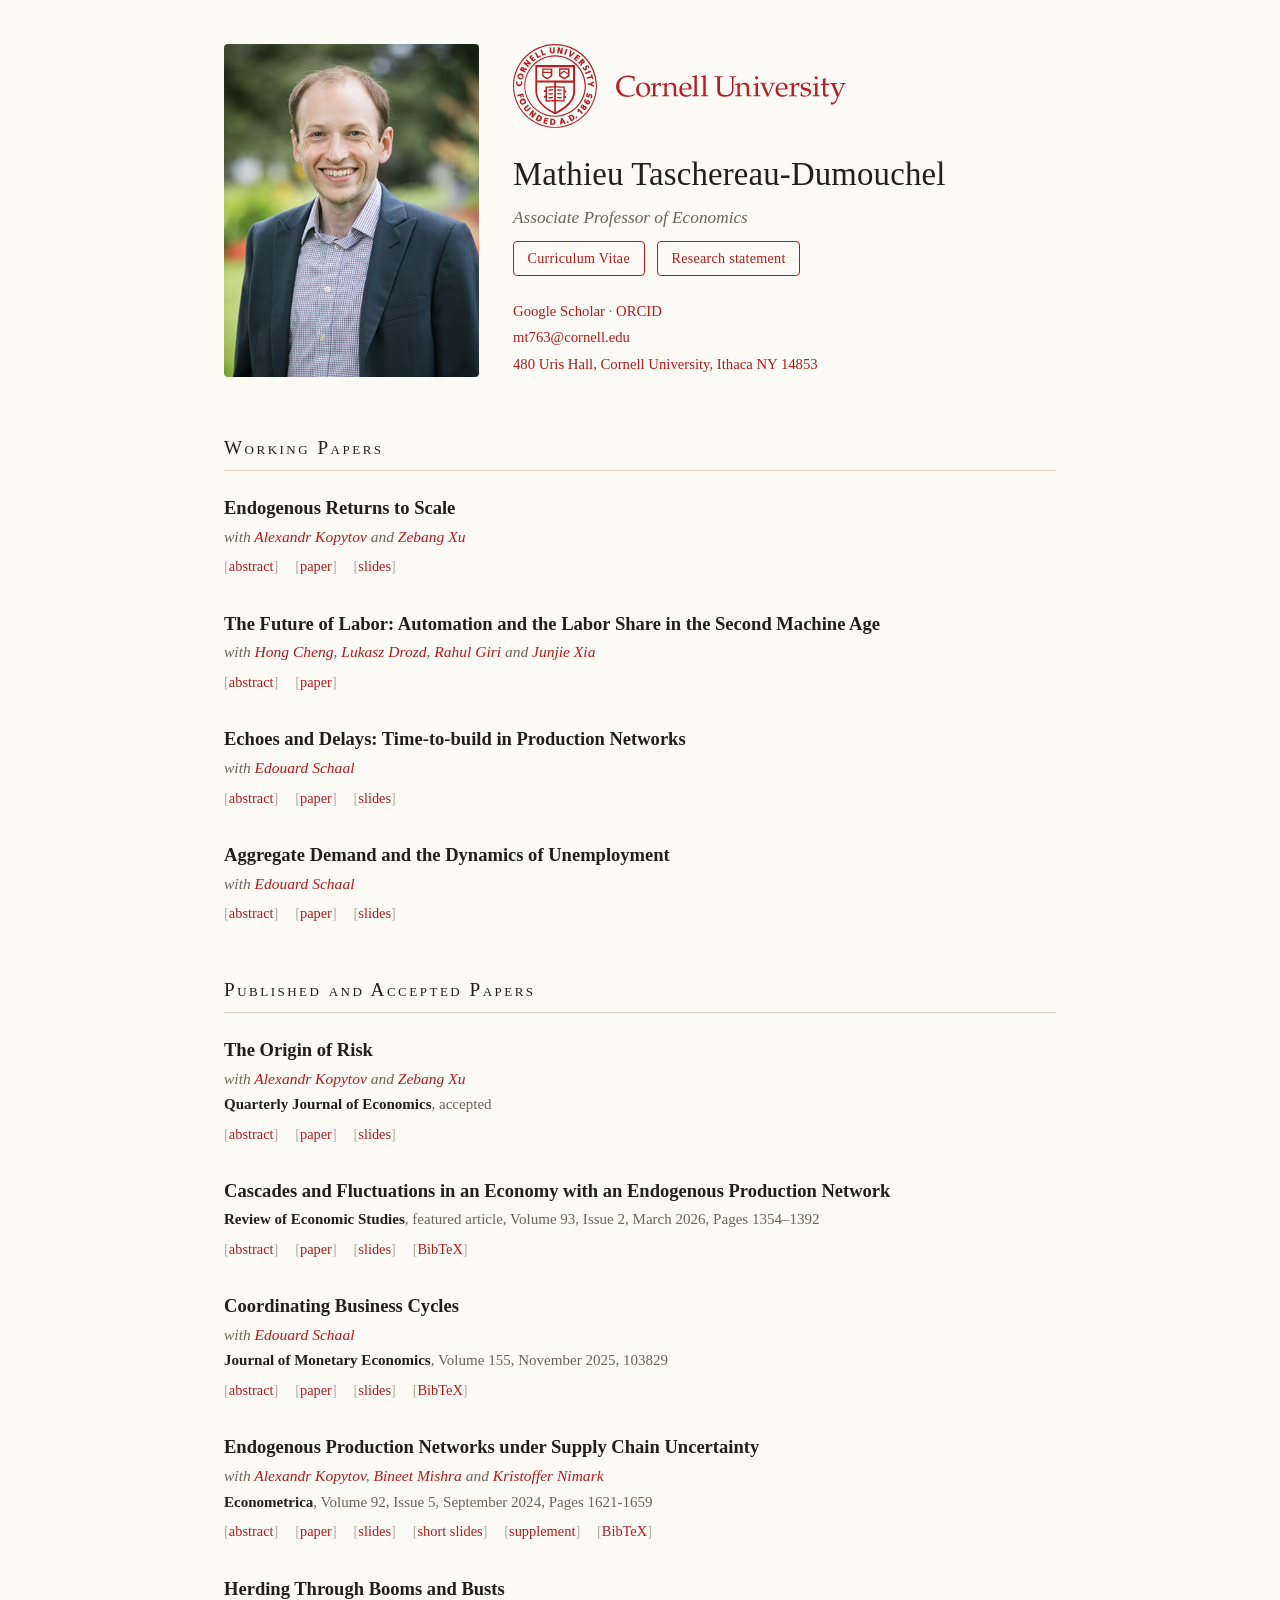
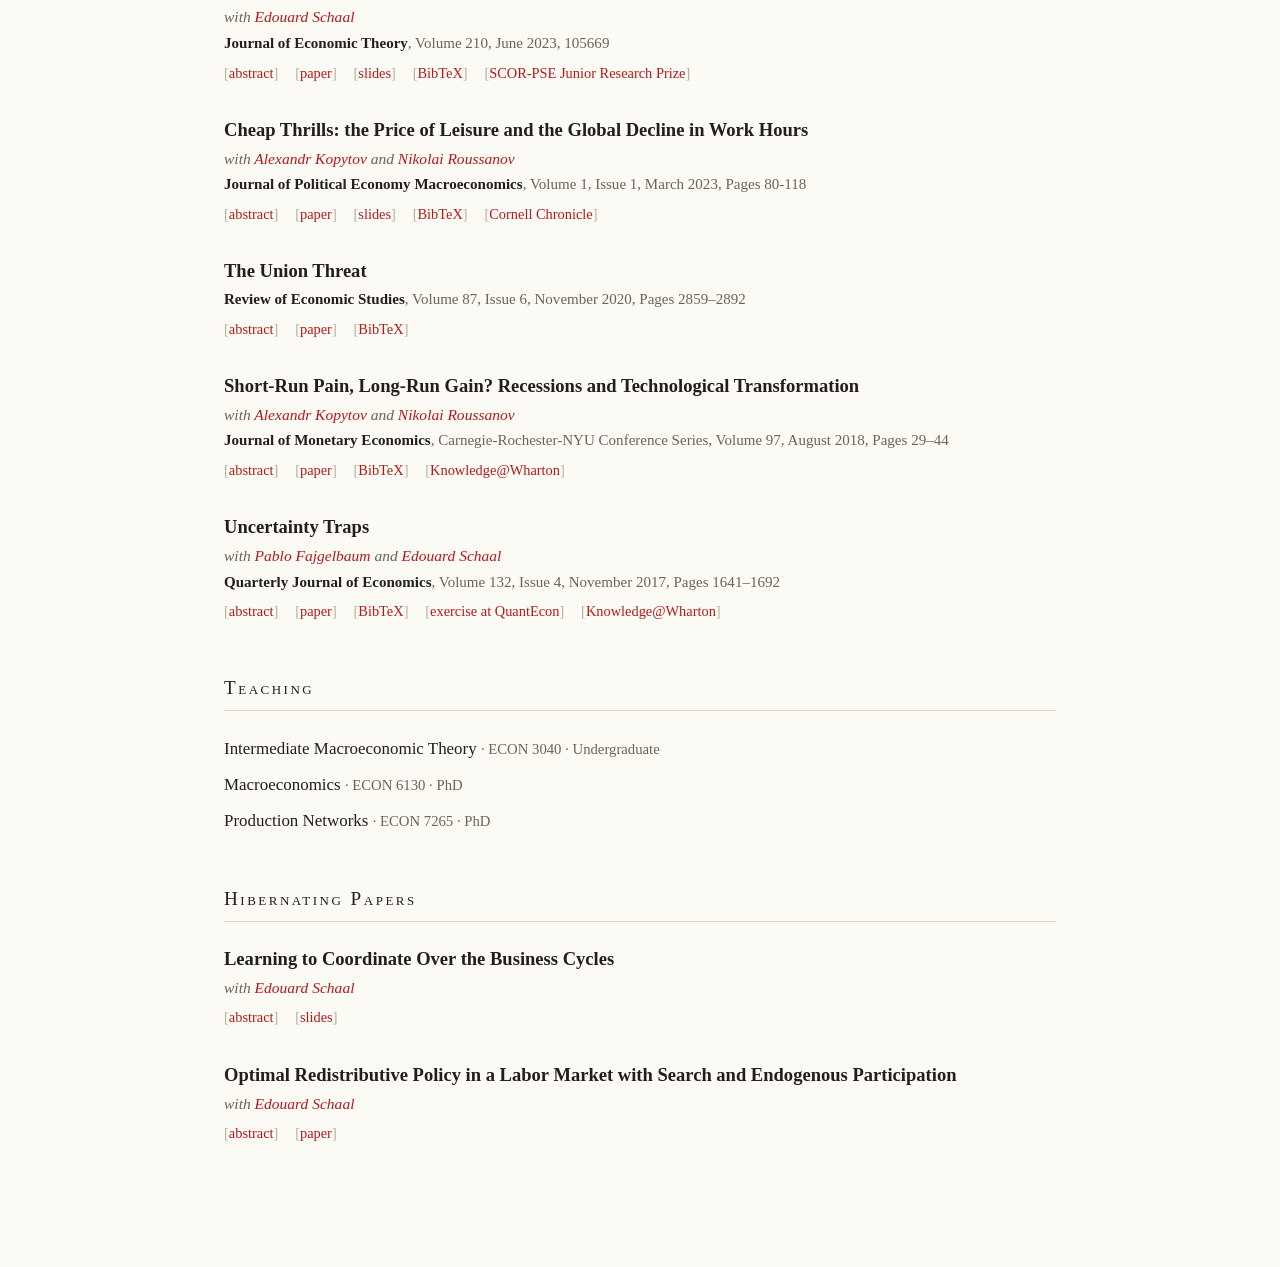
<file: index.html>
<!DOCTYPE html>
<html lang="en">
<head>
<meta charset="utf-8">
<meta name="viewport" content="width=device-width, initial-scale=1">
<meta name="theme-color" content="#B31B1B">

<meta name="google-site-verification" content="LNIc2FaRCFdH74dR2Nl_AGxEgBsJJLE_gJBagKeDL1A">
<meta name="description" content="Mathieu Taschereau-Dumouchel, Associate Professor of Economics, Cornell University">
<meta name="author" content="Mathieu Taschereau-Dumouchel">
<meta name="keywords" content="Mathieu,Taschereau-Dumouchel,Cornell,macroeconomics,economics,uncertainty,coordination,traps,union,threat,network,endogenous">

<link rel="canonical" href="https://www.mathtd.info/">

<!-- Social share preview (Open Graph + Twitter) -->
<meta property="og:type" content="website">
<meta property="og:url" content="https://www.mathtd.info/">
<meta property="og:title" content="Mathieu Taschereau-Dumouchel">
<meta property="og:description" content="Associate Professor of Economics at Cornell University. Macroeconomics: production networks, fluctuations, and labor.">
<meta property="og:image" content="https://www.mathtd.info/img/Taschereau-Dumouchel_square.jpg">
<meta property="og:image:width" content="750">
<meta property="og:image:height" content="750">
<meta property="og:image:alt" content="Mathieu Taschereau-Dumouchel">
<meta property="og:site_name" content="Mathieu Taschereau-Dumouchel">
<meta name="twitter:card" content="summary">
<meta name="twitter:image:alt" content="Mathieu Taschereau-Dumouchel">

<!-- Structured data: schema.org Person -->
<script type="application/ld+json">
{
  "@context": "https://schema.org",
  "@type": "Person",
  "name": "Mathieu Taschereau-Dumouchel",
  "url": "https://www.mathtd.info/",
  "image": "https://www.mathtd.info/img/Taschereau-Dumouchel_square.jpg",
  "jobTitle": "Associate Professor of Economics",
  "affiliation": {
    "@type": "Organization",
    "name": "Cornell University",
    "url": "https://www.cornell.edu"
  },
  "worksFor": {
    "@type": "CollegeOrUniversity",
    "name": "Cornell University",
    "department": "Department of Economics",
    "url": "https://economics.cornell.edu/"
  },
  "knowsAbout": ["Macroeconomics", "Production networks", "Business cycles", "Information frictions", "Coordination", "Labor economics"],
  "sameAs": [
    "https://scholar.google.com/citations?user=BeG7MeoAAAAJ",
    "https://orcid.org/0009-0006-8880-1751"
  ]
}
</script>

<link rel="icon" href="img/favicon.ico" type="image/x-icon">
<title>Mathieu Taschereau-Dumouchel</title>

<link href="css/custom.css" rel="stylesheet">
</head>

<body>
<div class="wrap">

  <header>
    <img class="photo" src="img/Taschereau-Dumouchel.jpg" alt="Mathieu Taschereau-Dumouchel">
    <div>
      <img class="logo" src="img/cornell_logo.svg" alt="Cornell University">
      <h1>Mathieu Taschereau-Dumouchel</h1>
      <p class="role">Associate Professor of Economics</p>
      <div class="btns">
        <a class="btn-doc" href="cv/cv.pdf">Curriculum Vitae</a>
        <a class="btn-doc" href="files/mtd_research_statement.pdf">Research statement</a>
      </div>
      <ul class="contact-min">
        <li><a href="https://scholar.google.com/citations?user=BeG7MeoAAAAJ">Google Scholar</a> · <a href="https://orcid.org/0009-0006-8880-1751">ORCID</a></li>
        <li><a href="mailto:mt763@cornell.edu">mt763@cornell.edu</a></li>
        <li><a href="https://www.google.com/maps/search/?api=1&amp;query=480+Uris+Hall,+Cornell+University,+Ithaca,+NY+14853">480 Uris Hall, Cornell University, Ithaca NY 14853</a></li>
      </ul>
    </div>
  </header>

  <h2 class="section" id="working-papers">Working Papers</h2>

    <div class="paper">
    <h3 class="title">Endogenous Returns to Scale</h3>
    <p class="meta">with <a href="https://sites.google.com/view/alexandrkopytov/">Alexandr Kopytov</a> and <a href="https://www.zebangxu.com">Zebang Xu</a></p>
    <div class="foot">
      <details><summary>abstract</summary></details>
      <a href="files/papers/Endogenous_RTS/paper.pdf">paper</a>
      <a href="files/papers/Endogenous_RTS/slides.pdf">slides</a>
    </div>
    <div class="abstract">  We develop a model in which firms choose the returns to scale of their production technologies. More scalable technologies facilitate output expansion but are less effective at small scale. In equilibrium, more productive firms adopt more scalable technologies and grow disproportionately large, thickening the tail of the size distribution. Reallocation of resources toward these firms raises GDP. When aggregate productivity grows, firms adopt more scalable technologies, lowering their customers' input prices and inducing further adoption downstream. Through this supply-chain amplification, endogenous returns to scale also raise GDP growth. A calibration shows sizable effects, and firm-level data support the model's predictions.
    </div>
  </div>


    <div class="paper">
    <h3 class="title">The Future of Labor: Automation and the Labor Share in the Second Machine Age</h3>
    <p class="meta">with <a href="https://www.nber.org/people/hong_cheng">Hong Cheng</a>, <a href="http://www.lukasz-drozd.com">Lukasz Drozd</a>, <a href="https://www.nber.org/people/rahul_giri">Rahul Giri</a> and <a href="https://www.junjiexia.com">Junjie Xia</a></p>
    <div class="foot">
      <details><summary>abstract</summary></details>
      <a href="files/papers/china_automation/paper.pdf">paper</a>
    </div>
    <div class="abstract">We study the effect of modern automation on firm-level labor shares using a 2018 survey of 1,618 manufacturing firms in China. We exploit geographic and industry variation built into the design of subsidies for automation paid under a vast government industrialization program, "Made in China 2025," to construct an instrument for automation investment. We use a canonical CES framework of automation and develop a novel methodology to structurally estimate the elasticity of substitution between labor and automation capital among automating firms, which for our preferred specification is about 3.0. We then calibrate the model and find that automation accounts for a substantial part of the labor-share decline in our sample, even though automating firms produce only about a quarter of value added.</div>
  </div>


  <div class="paper">
    <h3 class="title">Echoes and Delays: Time-to-build in Production Networks</h3>
    <p class="meta">with <a href="http://sites.google.com/site/edouardschaal/">Edouard Schaal</a></p>
    <div class="foot">
      <details><summary>abstract</summary></details>
      <a href="files/papers/Time to build/paper.pdf">paper</a>
      <a href="files/papers/Time to build/slides.pdf">slides</a>
    </div>
    <div class="abstract">We study how time-to-build and delivery lags affect the propagation of sectoral and aggregate shocks in an economy with input-output linkages. Time-to-build significantly contributes to the persistence of shocks, with highly heterogeneous effects across sectors. We analyze delay shocks and demonstrate that bottlenecks can be identified by the product of a sector's supplier and buyer centralities. Shocks propagate asynchronously through the network, generating endogenous fluctuations via an echo effect. These fluctuations arise due to the presence of loops in the network. We show that the Fourier spectrum of sectoral and aggregate output can be predicted from the durations and weights of the network's dominant cycles. Sectoral comovements are complex and can be decomposed into the network's dominant walks.</div>
  </div>



  <div class="paper">
    <h3 class="title">Aggregate Demand and the Dynamics of Unemployment</h3>
    <p class="meta">with <a href="http://sites.google.com/site/edouardschaal/">Edouard Schaal</a></p>
    <div class="foot">
      <details><summary>abstract</summary></details>
      <a href="files/papers/Coordination and the Dynamics of Unemployment/paper.pdf">paper</a>
      <a href="files/papers/Coordination and the Dynamics of Unemployment/slides.pdf">slides</a>
    </div>
    <div class="abstract">We introduce an aggregate demand externality into the Mortensen-Pissarides model of equilibrium unemployment. Because firms care about the demand for their products, an increase in unemployment lowers the incentives to post vacancies which further increases unemployment. This positive feedback creates a coordination problem among firms and leads to multiple equilibria. We show, however, that the multiplicity disappears when enough heterogeneity is introduced in the model. In this case, the unique equilibrium still exhibits interesting dynamic properties. In particular, the importance of the aggregate demand channel grows with the size and duration of shocks, and multiple stationary points in the dynamics of unemployment can exist. We calibrate the model to the U.S. economy and show that the mechanism generates additional volatility and persistence in labor market variables, in line with the data. In particular, the model can generate deep, long-lasting unemployment crises.</div>
  </div>

  <h2 class="section" id="publications">Published and Accepted Papers</h2>

  <div class="paper">
    <h3 class="title">The Origin of Risk</h3>
    <p class="meta">with <a href="https://sites.google.com/view/alexandrkopytov/">Alexandr Kopytov</a> and <a href="https://www.zebangxu.com">Zebang Xu</a></p>
    <p class="meta journal"><strong>Quarterly Journal of Economics</strong>, accepted</p>
    <div class="foot">
      <details><summary>abstract</summary></details>
      <a href="files/papers/origin_risk/paper.pdf">paper</a>
      <a href="files/papers/origin_risk/slides.pdf">slides</a>
    </div>
    <div class="abstract">We propose a tractable model in which risk, at both the micro and macro levels, is endogenous and driven by incentives. In the model, each firm chooses the mean and the variance of its productivity process, as well as how it covaries with the productivity of other firms. Aggregate risk arises when firms select productivity processes that are correlated with one another. The theory predicts that larger firms and those with lower markups are less volatile and less correlated with aggregate productivity. We find support for these predictions in the data. Through their impact on risk-taking decisions, distortions such as taxes and markups can make GDP more volatile in equilibrium. In a calibrated version of the model, removing distortions significantly reduces GDP volatility.</div>
  </div>


  <div class="paper">
    <h3 class="title">Cascades and Fluctuations in an Economy with an Endogenous Production Network</h3>
    <p class="meta journal"><strong>Review of Economic Studies</strong>, featured article, Volume 93, Issue 2, March 2026, Pages 1354–1392</p>
    <div class="foot">
      <details><summary>abstract</summary></details>
      <a href="files/papers/Network/paper.pdf">paper</a>
      <a href="files/papers/Network/slides.pdf">slides</a>
      <details class="t-bibtex"><summary>BibTeX</summary></details>
    </div>
    <div class="abstract">This paper studies the efficient allocation in an economy in which firms are connected through input-output linkages and must pay a fixed cost to produce. When economic conditions are poor, some firms might decide not to operate, thereby severing the links with their neighbors and changing the structure of the production network. Since producers benefit from having access to additional suppliers, nearby firms tend to operate, or not, together. As a result, the production network features clusters of operating firms, and the exit of a producer can create a cascade of firm shutdowns. While well-connected firms are better able to withstand shocks, they trigger larger cascades upon exit. The theory also predicts how the structure of the production network changes over the business cycle. As in the data, recessions are associated with more dispersed networks that feature fewer highly connected firms. In the calibrated economy, the endogenous reorganization of the network substantially dampens the impact of idiosyncratic shocks on aggregate fluctuations.</div>
    <pre class="bibtex">@article{taschereau-dumouchel2026cascades,
  author  = {Taschereau-Dumouchel, Mathieu},
  title   = {Cascades and Fluctuations in an Economy with an Endogenous Production Network},
  journal = {Review of Economic Studies},
  volume  = {93},  number = {2},  pages = {1354--1392},  year = {2026},
  doi     = {10.1093/restud/rdaf036},
}</pre>
  </div>

  <div class="paper">
    <h3 class="title">Coordinating Business Cycles</h3>
    <p class="meta">with <a href="http://sites.google.com/site/edouardschaal/">Edouard Schaal</a></p>
    <p class="meta journal"><strong>Journal of Monetary Economics</strong>, Volume 155, November 2025, 103829</p>
    <div class="foot">
      <details><summary>abstract</summary></details>
      <a href="files/papers/Coordinating Business Cycles/paper.pdf">paper</a>
      <a href="files/papers/Coordinating Business Cycles/slides.pdf">slides</a>
      <details class="t-bibtex"><summary>BibTeX</summary></details>
    </div>
    <div class="abstract">We develop a quantitative theory of business cycles with coordination failures. Because of demand complementarities and increasing returns, firms seek to coordinate production and multiple equilibria arise. We use a global game approach to discipline equilibrium selection and show that the unique dynamic equilibrium exhibits multiple steady states. Coordination on high production may fail after a large transitory shock, pushing the economy in a quasi-permanent recession. Our calibrated model rationalizes various features of the 2007-2009 recession and its recovery. Government spending, while generally harmful, can increase welfare when the economy is transitioning between steady states. Other policy instruments are preferable to fix miscoordination.</div>
    <pre class="bibtex">@article{schaal2025coordinating,
  author  = {Schaal, Edouard and Taschereau-Dumouchel, Mathieu},
  title   = {Coordinating Business Cycles},
  journal = {Journal of Monetary Economics},
  volume  = {155},  pages = {103829},  year = {2025},
  doi     = {10.1016/j.jmoneco.2025.103829},
}</pre>
  </div>

  <div class="paper">
    <h3 class="title">Endogenous Production Networks under Supply Chain Uncertainty</h3>
    <p class="meta">with <a href="https://sites.google.com/view/alexandrkopytov/">Alexandr Kopytov</a>, <a href="https://economics.cornell.edu/bineet-mishra">Bineet Mishra</a> and <a href="http://www.kris-nimark.net">Kristoffer Nimark</a></p>
    <p class="meta journal"><strong>Econometrica</strong>, Volume 92, Issue 5, September 2024, Pages 1621-1659</p>
    <div class="foot">
      <details><summary>abstract</summary></details>
      <a href="files/papers/network_uncertainty/paper.pdf">paper</a>
      <a href="files/papers/network_uncertainty/slides.pdf">slides</a>
      <a href="files/papers/network_uncertainty/slides_short.pdf">short slides</a>
      <a href="files/papers/network_uncertainty/supp.pdf">supplement</a>
      <details class="t-bibtex"><summary>BibTeX</summary></details>
    </div>
    <div class="abstract">Supply chain disturbances can lead to substantial increases in production costs. To mitigate these risks, firms may take steps to reduce their reliance on volatile suppliers. We construct a model of endogenous network formation to investigate how these decisions affect the structure of the production network and the level and volatility of macroeconomic aggregates. When uncertainty increases in the model, producers prefer to purchase from more stable suppliers, even though they might sell at higher prices. The resulting reorganization of the network tends to reduce macroeconomic volatility, but at the cost of a decline in aggregate output. The model also predicts that more productive and stable firms have higher Domar weights—a measure of their importance as suppliers—in the equilibrium network. We provide a basic calibration of the model using U.S. data to evaluate the importance of these mechanisms.</div>
    <pre class="bibtex">@article{kopytov2024endogenous,
  author  = {Kopytov, Alexandr and Mishra, Bineet and Nimark, Kristoffer and Taschereau-Dumouchel, Mathieu},
  title   = {Endogenous Production Networks under Supply Chain Uncertainty},
  journal = {Econometrica},
  volume  = {92},  number = {5},  pages = {1621--1659},  year = {2024},
  doi     = {10.3982/ecta20629},
}</pre>
  </div>

  <div class="paper">
    <h3 class="title">Herding Through Booms and Busts</h3>
    <p class="meta">with <a href="http://sites.google.com/site/edouardschaal/">Edouard Schaal</a></p>
    <p class="meta journal"><strong>Journal of Economic Theory</strong>, Volume 210, June 2023, 105669</p>
    <div class="foot">
      <details><summary>abstract</summary></details>
      <a href="files/papers/HerdingCycles/paper.pdf">paper</a>
      <a href="files/papers/HerdingCycles/slides.pdf">slides</a>
      <details class="t-bibtex"><summary>BibTeX</summary></details>
      <a href="https://www.scor.com/en/press-release/scor-pse-chair-macroeconomic-risk-awards-2021-junior-research-prize-edouard-schaal">SCOR-PSE Junior Research Prize</a>
    </div>
    <div class="abstract">This paper explores whether rational herding can generate endogenous aggregate fluctuations. We embed a tractable model of rational herding into a business cycle framework. In the model, technological innovations arrive with unknown qualities and agents have dispersed information about how productive the technology really is. Rational investors decide whether to invest based on their private information and the investment behavior of others. Herd-driven boom-bust cycles arise endogenously in this environment when the technology is unproductive but investors' initial information is unusually optimistic. Their overoptimism leads to high investment rates, which investors mistakenly attribute to good fundamentals, leading to a self-reinforcing pattern of higher optimism and higher investment until the economy reaches a peak, followed by a crash when agents ultimately realize their mistake. We calibrate the model to the U.S. economy and show that it can explain boom-and-bust cycles in line with episodes like the dot-com bubble of the 1990s.</div>
    <pre class="bibtex">@article{schaal2023herding,
  author  = {Schaal, Edouard and Taschereau-Dumouchel, Mathieu},
  title   = {Herding Through Booms and Busts},
  journal = {Journal of Economic Theory},
  volume  = {210},  pages = {105669},  year = {2023},
  doi     = {10.1016/j.jet.2023.105669},
}</pre>
  </div>

  <div class="paper">
    <h3 class="title">Cheap Thrills: the Price of Leisure and the Global Decline in Work Hours</h3>
    <p class="meta">with <a href="https://sites.google.com/view/alexandrkopytov/">Alexandr Kopytov</a> and <a href="http://finance.wharton.upenn.edu/~nroussan/">Nikolai Roussanov</a></p>
    <p class="meta journal"><strong>Journal of Political Economy Macroeconomics</strong>, Volume 1, Issue 1, March 2023, Pages 80-118</p>
    <div class="foot">
      <details><summary>abstract</summary></details>
      <a href="files/papers/Recreation_prices/paper.pdf">paper</a>
      <a href="files/papers/Recreation_prices/slides.pdf">slides</a>
      <details class="t-bibtex"><summary>BibTeX</summary></details>
      <a href="https://news.cornell.edu/stories/2023/04/cheap-thrills-low-cost-leisure-leads-less-work-more-play">Cornell Chronicle</a>
    </div>
    <div class="abstract">Recreation prices and hours worked have both fallen over the last century. We construct a macroeconomic model with general preferences that allows for trending recreation prices, wages, and work hours along a balanced-growth path. Estimating the model using aggregate data from OECD countries, we find that the fall in recreation prices can explain a large fraction of the decline in hours. We also use our model to show that the diverging prices of the recreation bundles consumed by different demographic groups can account for much of the increase in leisure inequality observed in the United States over the last decades.</div>
    <pre class="bibtex">@article{kopytov2023cheap,
  author  = {Kopytov, Alexandr and Roussanov, Nikolai and Taschereau-Dumouchel, Mathieu},
  title   = {Cheap Thrills: the Price of Leisure and the Global Decline in Work Hours},
  journal = {Journal of Political Economy Macroeconomics},
  volume  = {1},  number = {1},  pages = {80--118},  year = {2023},
  doi     = {10.1086/723717},
}</pre>
  </div>

  <div class="paper">
    <h3 class="title">The Union Threat</h3>
    <p class="meta journal"><strong>Review of Economic Studies</strong>, Volume 87, Issue 6, November 2020, Pages 2859–2892</p>
    <div class="foot">
      <details><summary>abstract</summary></details>
      <a href="files/papers/The Union Threat/paper.pdf">paper</a>
      <details class="t-bibtex"><summary>BibTeX</summary></details>
    </div>
    <div class="abstract">This paper develops a search theory of labor unions in which the possibility of unionization distorts the behavior of nonunion firms. In the model, unions arise endogenously through a majority election within firms. As union wages are set through a collective bargaining process, unionization compresses wages and lowers profits. To prevent unionization, nonunion firms over-hire high-skill workers—who vote against the union—and under-hire low-skill workers—who vote in its favor. As a consequence of this distortion in hiring, firms that are threatened by unionization hire fewer workers, produce less and pay a more concentrated distribution of wages. In the calibrated economy, the threat of unionization has a significant negative impact on aggregate output, but it also reduces wage inequality.</div>
    <pre class="bibtex">@article{taschereau-dumouchel2020union,
  author  = {Taschereau-Dumouchel, Mathieu},
  title   = {The Union Threat},
  journal = {Review of Economic Studies},
  volume  = {87},  number = {6},  pages = {2859--2892},  year = {2020},
  doi     = {10.1093/restud/rdaa027},
}</pre>
  </div>

  <div class="paper">
    <h3 class="title">Short-Run Pain, Long-Run Gain? Recessions and Technological Transformation</h3>
    <p class="meta">with <a href="https://sites.google.com/view/alexandrkopytov/">Alexandr Kopytov</a> and <a href="http://finance.wharton.upenn.edu/~nroussan/">Nikolai Roussanov</a></p>
    <p class="meta journal"><strong>Journal of Monetary Economics</strong>, Carnegie-Rochester-NYU Conference Series, Volume 97, August 2018, Pages 29–44</p>
    <div class="foot">
      <details><summary>abstract</summary></details>
      <a href="files/papers/SRpainLRgain/paper.pdf">paper</a>
      <details class="t-bibtex"><summary>BibTeX</summary></details>
      <a href="https://knowledge.wharton.upenn.edu/article/recessions-jobs/">Knowledge@Wharton</a>
    </div>
    <div class="abstract">Recent empirical evidence suggests that skill-biased technological change accelerated during the Great Recession. We use a neoclassical growth framework to analyze how business cycle fluctuations interact with a long-run transition towards a skill-intensive technology. In the model, the adoption of new technologies by firms and the acquisition of new skills by workers are concentrated in downturns due to low opportunity costs. As a result, shocks lead to deeper recessions, but they also speed up adoption of the new technology. Our calibrated model matches both the long-run downward trend in routine employment and key features of the Great Recession.</div>
    <pre class="bibtex">@article{kopytov2018short,
  author  = {Kopytov, Alexandr and Roussanov, Nikolai and Taschereau-Dumouchel, Mathieu},
  title   = {Short-Run Pain, Long-Run Gain? Recessions and Technological Transformation},
  journal = {Journal of Monetary Economics},
  volume  = {97},  pages = {29--44},  year = {2018},
  doi     = {10.1016/j.jmoneco.2018.05.011},
}</pre>
  </div>

  <div class="paper">
    <h3 class="title">Uncertainty Traps</h3>
    <p class="meta">with <a href="http://www.econ.ucla.edu/pfajgelbaum/">Pablo Fajgelbaum</a> and <a href="http://sites.google.com/site/edouardschaal/">Edouard Schaal</a></p>
    <p class="meta journal"><strong>Quarterly Journal of Economics</strong>, Volume 132, Issue 4, November 2017, Pages 1641–1692</p>
    <div class="foot">
      <details><summary>abstract</summary></details>
      <a href="files/papers/Uncertainty Traps/paper.pdf">paper</a>
      <details class="t-bibtex"><summary>BibTeX</summary></details>
      <a href="https://julia.quantecon.org/multi_agent_models/uncertainty_traps.html">exercise at QuantEcon</a>
      <a href="https://knowledge.wharton.upenn.edu/article/uncertainty-traps-lack-information-can-paralyze-economy/">Knowledge@Wharton</a>
    </div>
    <div class="abstract">We develop a theory of endogenous uncertainty and business cycles in which short-lived shocks can generate long-lasting recessions. In the model, higher uncertainty about fundamentals discourages investment. Since agents learn from the actions of others, information flows slowly in times of low activity and uncertainty remains high, further discouraging investment. The economy displays uncertainty traps: self-reinforcing episodes of high uncertainty and low activity. While the economy recovers quickly after small shocks, large temporary shocks may have long-lasting effects on the level of activity. The economy is subject to an information externality but uncertainty traps may remain in the efficient allocation. Embedding the mechanism in a standard business cycle framework, we find that endogenous uncertainty increases the persistence of large recessions and improves the performance of the model in accounting for the Great Recession.</div>
    <pre class="bibtex">@article{fajgelbaum2017uncertainty,
  author  = {Fajgelbaum, Pablo D. and Schaal, Edouard and Taschereau-Dumouchel, Mathieu},
  title   = {Uncertainty Traps},
  journal = {Quarterly Journal of Economics},
  volume  = {132},  number = {4},  pages = {1641--1692},  year = {2017},
  doi     = {10.1093/qje/qjx021},
}</pre>
  </div>

  <h2 class="section" id="teaching">Teaching</h2>

  <p class="course">Intermediate Macroeconomic Theory <span class="level">· ECON 3040 · Undergraduate</span></p>
  <p class="course">Macroeconomics <span class="level">· ECON 6130 · PhD</span></p>
  <p class="course">Production Networks <span class="level">· ECON 7265 · PhD</span></p>



  <h2 class="section" id="hibernating-papers">Hibernating Papers</h2>

  <div class="paper">
    <h3 class="title">Learning to Coordinate Over the Business Cycles</h3>
    <p class="meta">with <a href="http://sites.google.com/site/edouardschaal/">Edouard Schaal</a></p>
    <div class="foot">
      <details><summary>abstract</summary></details>
      <a href="files/papers/Learning to Coordinate/slides.pdf">slides</a>
    </div>
    <div class="abstract">We study a class of dynamic global games where agents learn from both exogenous and endogenous sources of information. Because endogenous information sources (quantities, prices) aggregate private information in a non-linear fashion, the amount of information provided in each period varies with the outcome of the coordination game. We show that a particular type of information cascades arise in this context. The more similar are the actions taken by agents, the less informative are endogenous signals. As a result, the economy may display bubble-like behavior with exuberant periods of economic activity followed by brutal crashes; as well as slow recoveries from crises, as agents take time to learn the new fundamentals.</div>
  </div>

  <div class="paper">
    <h3 class="title">Optimal Redistributive Policy in a Labor Market with Search and Endogenous Participation</h3>
    <p class="meta">with <a href="http://sites.google.com/site/edouardschaal/">Edouard Schaal</a></p>
    <div class="foot">
      <details><summary>abstract</summary></details>
      <a href="files/papers/Labor tax/paper.pdf">paper</a>
    </div>
    <div class="abstract">We study optimal redistributive policies in a frictional model of the labor market. Ex-ante heterogeneous agents choose how much to search in a labor market characterized by a matching technology. We first derive efficiency results and provide policies to decentralize the optimal allocation. We then solve the mechanism design problem of a government with redistributive motives and limited information about agents. A large emphasis is put on the general equilibrium effects of policies on wages and job creation. We show that the optimal policy can be implemented by a non-linear income tax on workers along with an unemployment insurance program. We calibrate our model to the US economy and characterize the welfare gains from the optimal policy and its effects on output, search, wages and unemployment distribution. Our findings suggest that optimal policies often feature a generous unemployment insurance along a negative income tax that efficiently raises the participation and employment of low-income earners.</div>
  </div>

</div>
</body>
</html>
</file>
<file: css/custom.css>
/* www.mathtd.info — 'Front-matter' design (promoted 2026-07-07).
   Warm paper, all-serif, small-caps sections, bracketed links.
   Same HTML/classes as before; this is a pure restyle. JS-free. */

*{ box-sizing:border-box; }
html{ -webkit-text-size-adjust:100%; text-size-adjust:100%; }
:root{
  --paper:#fcfaf5;      /* warm paper background, from Option A */
  --ink:#221f1a;        /* warm near-black */
  --muted:#6b6357;      /* coauthors, meta */
  --accent:#B31B1B;     /* Cornell red kept — it anchors the logo */
  --accent-d:#7d1414;
  --rule:#e8e2d4;       /* warm hairlines */
  --rule-sec:#d9d2c0;   /* double rule + section rules */
  --bracket:#b6ad99;    /* the [ ] around links */
  --measure:66ch;
}
body{
  margin:0; background:var(--paper); color:var(--ink);
  font:400 17.5px/1.62 "Iowan Old Style","Palatino Linotype",Palatino,Georgia,serif;
  -webkit-font-smoothing:antialiased; text-rendering:optimizeLegibility;
}
a{ color:var(--accent); text-decoration:none; }
a:hover{ color:var(--accent-d); text-decoration:underline; }
.wrap{ max-width:880px; margin:0 auto; padding:44px 24px 90px; }

/* ---- Header: current layout, serif voice ---- */
/* No header rule: the first small-caps section heading carries its own
   full-width underline, so whitespace alone separates masthead from content. */
header{ display:flex; gap:34px; align-items:stretch; padding-bottom:.4rem; }
header .photo{ width:255px; max-width:48%; align-self:stretch;
               object-fit:cover; object-position:center 20%; border-radius:4px; }
.logo{ height:84px; margin-bottom:10px; }
h1{ font-size:clamp(1.5rem, 2.4vw + .4rem, 2.05rem); font-weight:400;
    letter-spacing:.005em; margin:.05em 0 .1em; }
.role{ font-style:italic; color:var(--muted); font-size:1.08rem; margin:0 0 .2em; }
.btns{ margin:.55rem 0 1rem; }
.btn-doc{
  display:inline-block; font-size:.88rem; letter-spacing:.02em;
  border:1px solid var(--accent); color:var(--accent);
  padding:.3rem .85rem; border-radius:4px; margin:0 .5rem .4rem 0;
}
.btn-doc:hover{ background:var(--accent); color:#fff; text-decoration:none; }
.contact-min{ list-style:none; margin:0; padding:0; font-size:.92rem; line-height:1.8; color:var(--muted); }

/* ---- Sections: A's small caps, left-aligned, with the current full rule ---- */
h2.section{
  font-weight:400; font-size:1.2rem;
  font-variant:small-caps; letter-spacing:.13em;
  color:var(--ink);
  margin:3rem 0 1.5rem; padding-bottom:.45rem;
  border-bottom:1px solid var(--rule-sec);
  scroll-margin-top:1rem;
}

/* ---- Papers ---- */
.paper{ margin:0 0 2rem; }
.paper .title{ font-size:1.16rem; font-weight:600; margin:0 0 .2rem; line-height:1.38; }
.meta{ font-style:italic; color:var(--muted); font-size:.97rem; margin:.08rem 0; }
.meta.journal{ font-style:normal; font-size:.94rem; }
.meta.journal strong{ color:var(--ink); font-weight:600; }
.foot{ display:flex; flex-wrap:wrap; align-items:baseline; gap:.2rem 1.05rem; font-size:.9rem; margin:.4rem 0 0; }
.foot a::before, .foot summary::before{ content:"["; color:var(--bracket); }
.foot a::after,  .foot summary::after{ content:"]"; color:var(--bracket); }
summary{ font-size:.9rem; color:var(--accent); }
.abstract{
  max-width:var(--measure); margin:.7rem 0 0; padding:.1rem 0 .1rem 1.1rem;
  border-left:2px solid var(--rule); color:#3b372e;
  font-size:.97rem; text-align:justify; hyphens:auto; -webkit-hyphens:auto;
}
.bibtex{
  margin:.7rem 0 0; padding:.6rem .9rem;
  background:#f4efe3; border:1px solid var(--rule); color:#3b372e;
  font:.8rem/1.55 ui-monospace,SFMono-Regular,Menlo,Consolas,monospace;
}
.course{ font-size:1.06rem; margin:0 0 .55rem; }
.course .level{ color:var(--muted); font-size:.92rem; }

@media (max-width:560px){
  header{ flex-direction:column; gap:16px; }
  header .photo{ width:210px; max-width:75%; height:auto; align-self:center; }
  .logo{ height:auto; width:100%; max-width:380px; }
  .wrap{ padding:24px 18px 56px; }
  h1{ font-size:1.45rem; }
  .abstract{ text-align:left; }
}
@media (min-width:561px) and (max-width:900px){
  header{ gap:24px; }
  header .photo{ width:180px; }
}

details{ display:inline; }
summary{ cursor:pointer; list-style:none; }
summary::-webkit-details-marker{ display:none; }
summary:hover{ text-decoration:underline; }
.foot:has(details:not(.t-bibtex)[open]) ~ .abstract{ display:block; }
.foot:has(.t-bibtex[open]) ~ .bibtex{ display:block; }
.abstract{ display:none; }
.bibtex{ display:none; white-space:pre-wrap; overflow-wrap:anywhere; }
</file>
